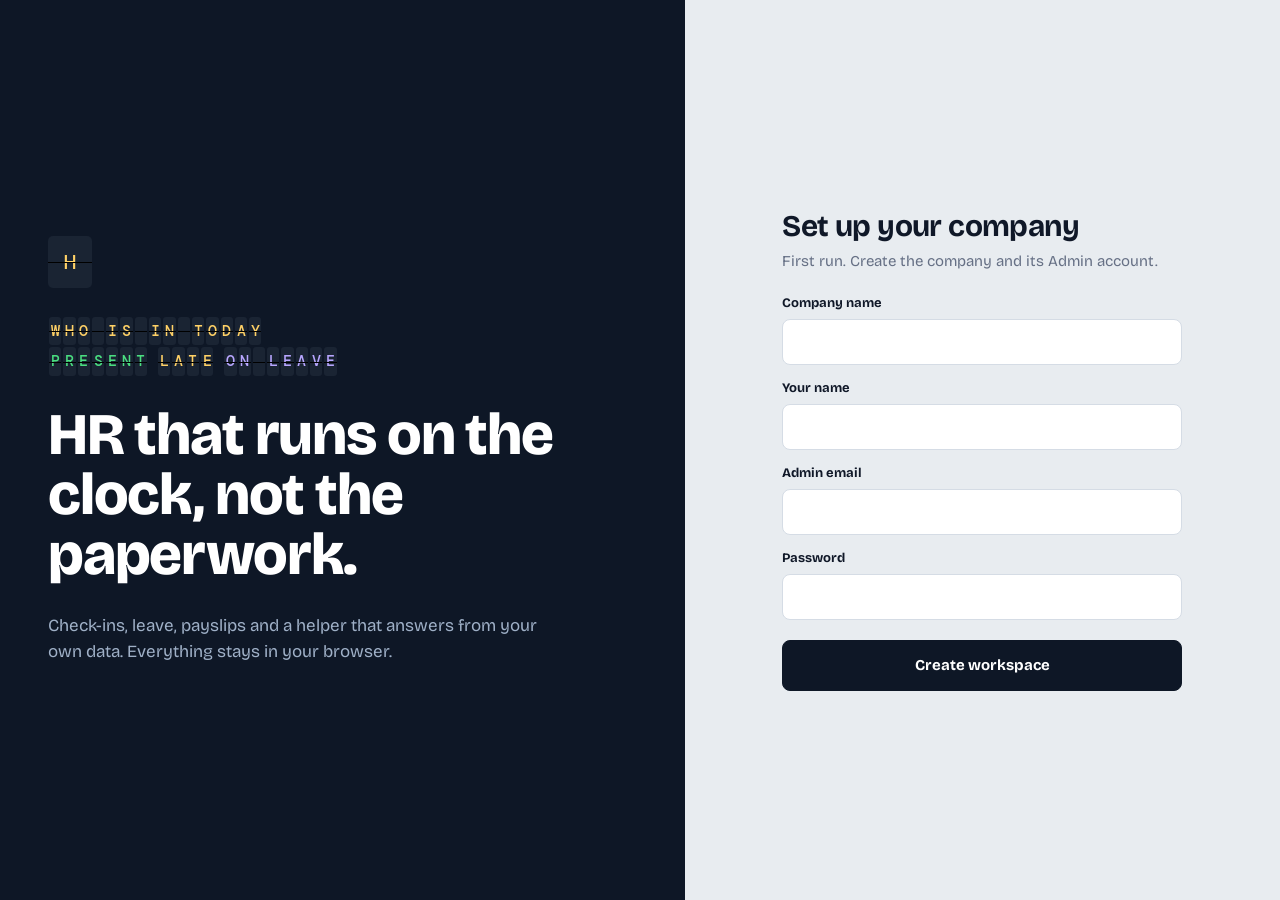
<file: hcm-lite/index.html>
<!doctype html><html lang="en"><head><meta charset="utf-8"><meta name="viewport" content="width=device-width,initial-scale=1"><title>HCM Lite</title><link rel="preconnect" href="https://fonts.googleapis.com"><link href="https://fonts.googleapis.com/css2?family=Bricolage+Grotesque:wght@400;600;800&family=DM+Mono:wght@400;500&display=swap" rel="stylesheet"><link rel="stylesheet" href="css/style.css"></head>
<body data-page="index"><div class="auth"><section class="hero"><div class="logo" style="width:44px;height:52px">H</div><div id="board"></div><h1>HR that runs on the clock, not the paperwork.</h1><p>Check-ins, leave, payslips and a helper that answers from your own data. Everything stays in your browser.</p></section><section class="formw"><div id="authbox"></div></section></div>
<script src="js/storage.js"></script><script src="js/ui.js"></script><script src="js/auth.js"></script></body></html>
</file>
<file: hcm-lite/css/style.css>
:root{--bg:#e8ecf0;--pn:#fff;--tx:#101828;--mut:#667085;--bd:#d5dce5;--ink:#0e1726;--a:#00a86b;--warn:#f5a524;--bad:#e5484d;--pur:#6e56cf;--blu:#2f6bff;--soft:#f3f5f8}
[data-theme=dark]{--bg:#080d15;--pn:#111925;--tx:#eaf0f8;--mut:#8b98ad;--bd:#233044;--ink:#04070c;--soft:#172131}
*{box-sizing:border-box;margin:0}
body{font:15px/1.5 "Bricolage Grotesque",system-ui,sans-serif;color:var(--tx);background:var(--bg);min-height:100vh}
h1,h2,h3{letter-spacing:-.02em;line-height:1.15}
.mut,small{color:var(--mut)}
button{font:inherit;cursor:pointer}
:focus-visible{outline:3px solid var(--blu);outline-offset:2px}
.layout{display:grid;grid-template-columns:250px 1fr;min-height:100vh}
.side{background:var(--ink);color:#c9d3e2;padding:24px 14px;position:sticky;top:0;height:100vh;display:flex;flex-direction:column;gap:26px}
.brand{display:flex;gap:12px;align-items:center;color:#fff;font-weight:800;font-size:19px;padding:0 8px}
.brand small{display:block;font-weight:400;font-size:12px;color:#7d8ba1}
.logo{width:36px;height:42px;background:#1a2433;border-radius:5px;display:grid;place-items:center;color:#ffd166;font:500 20px "DM Mono",monospace;position:relative}
.logo::after{content:"";position:absolute;left:0;right:0;top:50%;height:1px;background:#000}
.nav a{display:flex;gap:12px;align-items:center;padding:11px 12px;border-radius:8px;color:#9fb0c7;text-decoration:none;font-weight:600;margin-bottom:3px;border-left:3px solid transparent}
.nav a svg{width:19px;height:19px;fill:none;stroke:currentColor;stroke-width:1.8;stroke-linecap:round;stroke-linejoin:round}
.nav a:hover{background:#142034;color:#fff}
.nav a.on{background:#16233a;color:#fff;border-left-color:var(--a)}
.me{margin-top:auto;display:flex;gap:10px;align-items:center;padding:10px;background:#111c2d;border-radius:10px;color:#fff}
.me small{display:block;color:#7d8ba1}
.av{width:38px;height:38px;border-radius:50%;background:var(--a);color:#04210f;display:grid;place-items:center;font-weight:800;flex:none}
.content{padding:28px 32px 80px;min-width:0}
.top{display:flex;justify-content:space-between;align-items:flex-start;gap:16px;margin-bottom:24px;flex-wrap:wrap}
.top h1{font-size:30px;font-weight:800}
.tools{display:flex;gap:8px}
.btn{border:1px solid var(--bd);background:var(--pn);color:var(--tx);padding:10px 16px;border-radius:8px;font-weight:700;transition:.15s;text-decoration:none;display:inline-block}
.btn:hover{border-color:var(--tx)}
.btn.pri{background:var(--ink);color:#fff;border-color:var(--ink)}
[data-theme=dark] .btn.pri{background:var(--a);color:#04210f;border-color:var(--a)}
.btn.ok{background:var(--a);color:#04210f;border-color:var(--a)}
.btn.no{background:var(--bad);color:#fff;border-color:var(--bad)}
.btn.sm{padding:6px 11px;font-size:13px}
.btn.wide{width:100%;padding:13px;margin-top:6px}
.btn:disabled{opacity:.4;cursor:not-allowed}
.pn{background:var(--pn);border:1px solid var(--bd);border-radius:14px;padding:22px}
.pn>h3{margin-bottom:14px;font-size:18px}
.grid{display:grid;gap:16px}
.stats{grid-template-columns:repeat(auto-fit,minmax(160px,1fr));margin-bottom:16px}
.stat{background:var(--pn);border:1px solid var(--bd);border-radius:14px;padding:18px 20px;border-top:4px solid var(--c,var(--a))}
.stat b{display:block;font-size:38px;font-weight:800;letter-spacing:-.04em;line-height:1.1}
.stat span{color:var(--mut);font-weight:600;font-size:14px}
.cols{display:grid;grid-template-columns:1.4fr 1fr;gap:16px;margin-bottom:16px}
.board{background:var(--ink);border-radius:14px;padding:20px;color:#f5f7fa;font-family:"DM Mono",monospace;overflow-x:auto}
.board h3{font:500 13px "DM Mono",monospace;color:#7d8ba1;margin-bottom:10px;letter-spacing:.08em}
.brow{display:grid;grid-template-columns:2.2fr 1.3fr .9fr .9fr 1.2fr;gap:10px;padding:8px 0;border-bottom:1px solid #1b2739;align-items:center;min-width:560px}
.brow.h span{color:#7d8ba1;font-size:12px}
.fl{display:inline-block;background:#1a2433;color:#ffd166;min-width:.82em;text-align:center;padding:3px 1px;margin:1px;border-radius:3px;position:relative;font-weight:500;animation:flip .5s both;animation-delay:calc(var(--i)*22ms)}
.fl::after{content:"";position:absolute;left:0;right:0;top:50%;height:1px;background:#000}
.fl.g{color:#4ade80}.fl.r{color:#ff7a7f}.fl.p{color:#b8a6ff}.fl.w{color:#fff}.fl.b{color:#7eb0ff}
.fl.big{font-size:44px;padding:8px 6px;min-width:1em;margin:2px}
@keyframes flip{0%{transform:rotateX(-90deg);opacity:0}60%{opacity:1}100%{transform:none}}
.bars{display:flex;align-items:flex-end;gap:12px;height:190px}
.bar{flex:1;height:100%;display:flex;flex-direction:column;justify-content:flex-end;align-items:center;gap:4px}
.bar span{width:100%;background:var(--ink);border-radius:6px 6px 2px 2px;min-height:4px;transform-origin:bottom;animation:grow .7s both}
[data-theme=dark] .bar span{background:var(--a)}
@keyframes grow{from{transform:scaleY(0)}}
.hb{margin-bottom:14px}.hb div{display:flex;justify-content:space-between;font-weight:600;margin-bottom:5px}
.hb i{display:block;height:10px;background:var(--soft);border-radius:9px;overflow:hidden}.hb i b{display:block;height:100%;background:var(--a);border-radius:9px;animation:wid .8s both}
@keyframes wid{from{width:0}}
table{width:100%;border-collapse:collapse}
th{text-align:left;font-size:13px;color:var(--mut);padding:10px 14px;font-weight:600;white-space:nowrap}
td{padding:12px 14px;border-top:1px solid var(--bd);vertical-align:middle}
.tw{overflow-x:auto;padding:6px}
.who{display:flex;gap:10px;align-items:center}.who .av{width:34px;height:34px;font-size:13px;background:var(--soft);color:var(--tx)}
.b{padding:3px 10px;border-radius:6px;font-size:12px;font-weight:700;white-space:nowrap;background:var(--soft);color:var(--mut)}
.b.present,.b.approved{background:#00a86b22;color:#0a8f5c}.b.late,.b.notin,.b.pending{background:#f5a52430;color:#b87400}.b.half{background:#ff7a1a26;color:#d4590a}.b.absent,.b.rejected{background:#e5484d22;color:#d02f35}.b.leave{background:#6e56cf24;color:#6e56cf}
[data-theme=dark] .b.present,[data-theme=dark] .b.approved{color:#4ade80}[data-theme=dark] .b.late,[data-theme=dark] .b.pending,[data-theme=dark] .b.notin{color:#ffc65c}[data-theme=dark] .b.absent,[data-theme=dark] .b.rejected{color:#ff7a7f}[data-theme=dark] .b.leave{color:#b8a6ff}
.f{display:block;margin-bottom:14px}.f>span{display:block;font-weight:700;font-size:13px;margin-bottom:5px}
input,select,textarea{width:100%;padding:11px 13px;border-radius:8px;border:1.5px solid var(--bd);background:var(--pn);color:var(--tx);font:inherit}
input:focus,select:focus,textarea:focus{outline:none;border-color:var(--blu);box-shadow:0 0 0 3px #2f6bff30}
.bad{border-color:var(--bad)!important}.err{display:block;color:var(--bad);font-size:12.5px;font-weight:600}
.two{display:grid;grid-template-columns:1fr 1fr;gap:12px}
.bar2{display:flex;gap:10px;margin-bottom:16px;flex-wrap:wrap}.bar2 input{flex:2;min-width:200px}.bar2 select{flex:1;min-width:150px}
.ov{position:fixed;inset:0;background:#050a1380;z-index:100;display:grid;place-items:center;padding:16px;overflow:auto;animation:fade .15s}
.md{background:var(--pn);border-radius:14px;padding:24px;width:min(480px,100%);max-height:94vh;overflow:auto;border:1px solid var(--bd)}
.mh{display:flex;justify-content:space-between;align-items:center;margin-bottom:16px}.x{border:0;background:none;font-size:26px;color:var(--mut)}
@keyframes fade{from{opacity:0}}
#toasts{position:fixed;top:18px;right:18px;z-index:200;display:grid;gap:8px}
.toast{background:var(--ink);color:#fff;padding:12px 16px;border-radius:8px;font-weight:600;border-left:5px solid var(--a);animation:fade .2s;box-shadow:0 10px 30px #0004}.toast.err{border-color:var(--bad)}.toast.warn{border-color:var(--warn)}
.cal{display:grid;grid-template-columns:repeat(7,1fr);gap:5px}
.cal div{aspect-ratio:1;border-radius:6px;display:grid;place-items:center;font-size:12px;font-weight:700;background:var(--soft);color:var(--mut)}
.cal .h{background:none;aspect-ratio:auto;font-size:11px}.cal .present{background:var(--a);color:#04210f}.cal .late{background:var(--warn);color:#2a1a00}.cal .half{background:#ff7a1a;color:#fff}.cal .absent{background:var(--bad);color:#fff}.cal .leave{background:var(--pur);color:#fff}.cal .tdy{outline:2px solid var(--tx);outline-offset:1px}
.leg{display:flex;gap:12px;flex-wrap:wrap;font-size:12px;margin-top:12px;color:var(--mut)}.leg i{display:inline-block;width:10px;height:10px;border-radius:3px;margin-right:4px}
.prog{height:14px;background:var(--soft);border-radius:8px;position:relative;margin:18px 0 6px}.prog b{display:block;height:100%;border-radius:8px;background:var(--a);transition:width 1s}.prog u{position:absolute;top:-5px;bottom:-5px;width:2px;background:var(--tx)}
.ann{padding:12px 14px;background:var(--soft);border-radius:10px;border-left:4px solid var(--blu);margin-bottom:10px}.ann p{margin:2px 0}
.lv{display:grid;grid-template-columns:repeat(auto-fill,minmax(290px,1fr));gap:14px}
.lv .pn{display:flex;flex-direction:column;gap:10px}.row{display:flex;gap:8px;flex-wrap:wrap;align-items:center}.sp{justify-content:space-between}
.tabs{display:flex;gap:6px;margin-bottom:16px;flex-wrap:wrap}.tabs .btn.on{background:var(--ink);color:#fff;border-color:var(--ink)}
.empty{text-align:center;padding:40px 16px;color:var(--mut)}.empty b{display:block;color:var(--tx);font-size:18px;margin-bottom:4px}
.fab{position:fixed;right:22px;bottom:22px;z-index:60;border:0;background:var(--ink);color:#fff;padding:14px 20px;border-radius:30px;font-weight:700;box-shadow:0 10px 30px #0005;display:flex;gap:8px;align-items:center}
.fab i{background:var(--a);color:#04210f;border-radius:6px;padding:1px 6px;font-style:normal;font-size:12px;font-weight:800}
.chat{position:fixed;right:22px;bottom:84px;z-index:60;width:min(380px,calc(100vw - 24px));height:min(520px,70vh);background:var(--pn);border:1px solid var(--bd);border-radius:16px;display:none;flex-direction:column;box-shadow:0 20px 60px #0004;overflow:hidden}.chat.open{display:flex}
.chat header{background:var(--ink);color:#fff;padding:14px 16px;font-weight:800}.chat header small{display:block;font-weight:400}
.msgs{flex:1;overflow:auto;padding:14px;display:flex;flex-direction:column;gap:8px}
.m{max-width:85%;padding:9px 13px;border-radius:12px;background:var(--soft);white-space:pre-line}.m.u{align-self:flex-end;background:var(--blu);color:#fff}
.chips{display:flex;gap:6px;flex-wrap:wrap;padding:0 14px 8px}.chips button{border:1px solid var(--bd);background:none;color:var(--tx);border-radius:20px;padding:4px 10px;font-size:12.5px}
.chat form{display:flex;gap:8px;padding:10px;border-top:1px solid var(--bd)}
.slip{max-width:760px}.slip h2{font-size:26px}.slip table td:last-child,.slip table th:last-child{text-align:right}.net{background:var(--ink);color:#fff;border-radius:12px;padding:18px 22px;display:flex;justify-content:space-between;align-items:center;margin-top:16px}.net b{font:500 30px "DM Mono",monospace;color:#4ade80}
.auth{display:grid;grid-template-columns:1.15fr 1fr;min-height:100vh}
.hero{background:var(--ink);color:#fff;padding:48px;display:flex;flex-direction:column;justify-content:center;gap:28px;font-family:"DM Mono",monospace}
.hero h1{font:800 clamp(34px,4.6vw,60px) "Bricolage Grotesque",sans-serif;line-height:1.02}
.hero p{color:#9fb0c7;max-width:46ch;font-family:"Bricolage Grotesque",sans-serif;font-size:17px}
.formw{display:grid;place-items:center;padding:32px}.formw>div{width:min(400px,100%)}.formw h2{font-size:30px;margin-bottom:6px}.formw p{margin-bottom:22px}
@media(max-width:900px){.auth{grid-template-columns:1fr}.hero{padding:32px 24px}.cols{grid-template-columns:1fr}
.layout{grid-template-columns:1fr}.side{position:fixed;top:auto;bottom:0;left:0;right:0;height:auto;flex-direction:row;padding:6px;z-index:50}.brand,.me{display:none}.nav{display:flex;width:100%;justify-content:space-around}.nav a{flex-direction:column;gap:2px;font-size:11px;padding:7px 10px;margin:0;border-left:0;border-top:3px solid transparent}.nav a.on{border-top-color:var(--a)}
.content{padding:20px 14px 100px}.fab{bottom:84px;right:14px}.chat{bottom:140px;right:12px}.two{grid-template-columns:1fr}.fl.big{font-size:30px}}
@media(prefers-reduced-motion:reduce){*{animation:none!important;transition:none!important}}
@media print{.side,.tools,.noprint,.fab,.chat{display:none!important}.layout{display:block}.content{padding:0}body{background:#fff;color:#000}.pn{border:1px solid #999}.net{background:#fff;color:#000;border:2px solid #000}.net b{color:#000}}
#rep{display:none}
@media print{body.rp .layout,body.rp .fab,body.rp .chat,body.rp #toasts{display:none!important}body.rp #rep{display:block;padding:24px}#rep table{width:100%;border-collapse:collapse}#rep th,#rep td{border:1px solid #888;padding:6px 8px;text-align:left;font-size:12px}}
</file>
